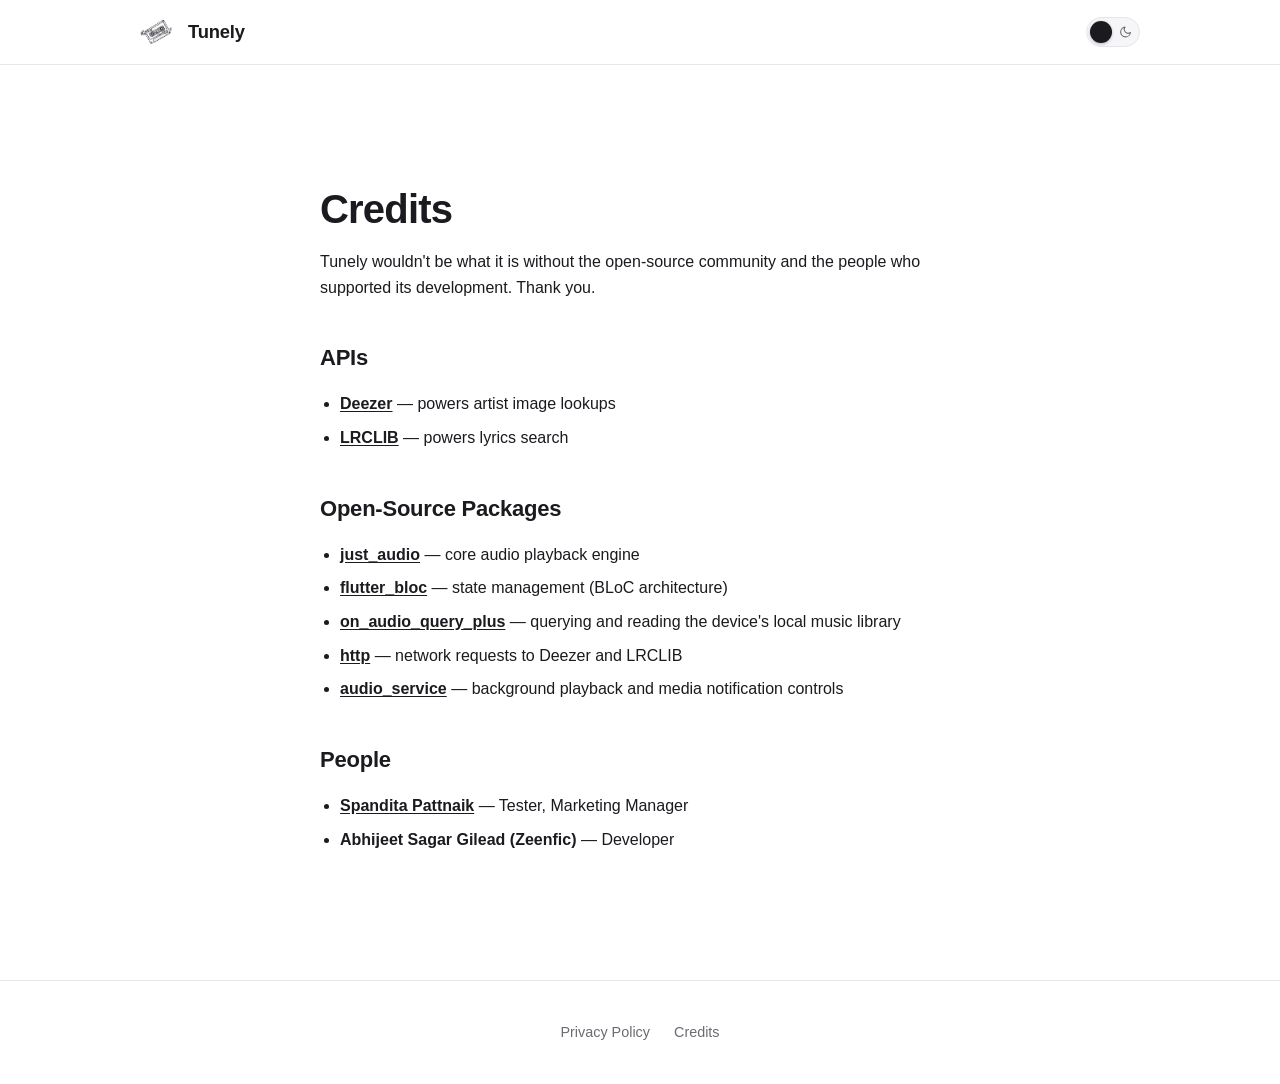
<file: credits.html>
<!DOCTYPE html>
<html lang="en">
<head>
  <meta charset="UTF-8">
  <meta name="viewport" content="width=device-width, initial-scale=1.0">
  <title>Tunely — Credits</title>
  <meta name="description" content="Tunely's credits — the APIs, open-source packages, and people behind the app.">

  <link rel="icon" type="image/png" href="screenshots/icon.png">

  <link rel="stylesheet" href="css/variables.css">
  <link rel="stylesheet" href="css/base.css">
  <link rel="stylesheet" href="css/sections.css">

  <!-- Loaded before first paint so the theme never flashes -->
  <script src="js/theme-toggle.js"></script>
</head>
<body>

  <!-- ============================================================
       Top bar — brand (left) + theme toggle (right)
       ============================================================ -->
  <header class="topbar">
    <div class="container topbar__inner">
      <a class="topbar__brand" href="index.html">
        <img class="topbar__logo" src="screenshots/icon.png" alt="" width="32" height="32">
        <span>Tunely</span>
      </a>

      <button
        id="theme-toggle"
        class="theme-toggle"
        type="button"
        role="switch"
        aria-checked="false"
        aria-label="Toggle dark mode"
      >
        <span class="theme-toggle__icon theme-toggle__icon--sun" aria-hidden="true">
          <svg viewBox="0 0 24 24" width="13" height="13" fill="none" stroke="currentColor"
               stroke-width="2" stroke-linecap="round">
            <circle cx="12" cy="12" r="4"></circle>
            <path d="M12 2v2M12 20v2M4.93 4.93l1.41 1.41M17.66 17.66l1.41 1.41M2 12h2M20 12h2M4.93 19.07l1.41-1.41M17.66 6.34l1.41-1.41"></path>
          </svg>
        </span>
        <span class="theme-toggle__icon theme-toggle__icon--moon" aria-hidden="true">
          <svg viewBox="0 0 24 24" width="13" height="13" fill="none" stroke="currentColor"
               stroke-width="2" stroke-linecap="round" stroke-linejoin="round">
            <path d="M21 12.79A9 9 0 1 1 11.21 3 7 7 0 0 0 21 12.79z"></path>
          </svg>
        </span>
        <span class="theme-toggle__thumb" aria-hidden="true"></span>
      </button>
    </div>
  </header>

  <main class="credits">

    <h1>Credits</h1>

    <p>Tunely wouldn't be what it is without the open-source community and the people who supported its development. Thank you.</p>

    <h2>APIs</h2>

    <ul>
      <li><a href="https://www.deezer.com/" target="_blank" rel="noopener noreferrer"><strong>Deezer</strong></a> — powers artist image lookups</li>
      <li><a href="https://lrclib.net/" target="_blank" rel="noopener noreferrer"><strong>LRCLIB</strong></a> — powers lyrics search</li>
    </ul>

    <h2>Open-Source Packages</h2>

    <ul>
      <li><a href="https://pub.dev/packages/just_audio" target="_blank" rel="noopener noreferrer"><strong>just_audio</strong></a> — core audio playback engine</li>
      <li><a href="https://pub.dev/packages/flutter_bloc" target="_blank" rel="noopener noreferrer"><strong>flutter_bloc</strong></a> — state management (BLoC architecture)</li>
      <li><a href="https://pub.dev/packages/on_audio_query_plus" target="_blank" rel="noopener noreferrer"><strong>on_audio_query_plus</strong></a> — querying and reading the device's local music library</li>
      <li><a href="https://pub.dev/packages/http" target="_blank" rel="noopener noreferrer"><strong>http</strong></a> — network requests to Deezer and LRCLIB</li>
      <li><a href="https://pub.dev/packages/audio_service" target="_blank" rel="noopener noreferrer"><strong>audio_service</strong></a> — background playback and media notification controls</li>
    </ul>

    <h2>People</h2>

    <ul>
      <li><a href="https://www.linkedin.com/in/spandita-pattnaik-a25b9126b/" target="_blank" rel="noopener noreferrer"><strong>Spandita Pattnaik</strong></a> — Tester, Marketing Manager</li>
      <li><strong>Abhijeet Sagar Gilead (Zeenfic)</strong> — Developer</li>
    </ul>

  </main>

  <!-- ============================================================
       Footer — GitHub link + Privacy Policy + Credits
       ============================================================ -->
  <footer class="footer">
    <div class="container footer__inner">
      <a class="footer__link" href="privacy.html">Privacy Policy</a>
      <a class="footer__link" href="credits.html">Credits</a>
    </div>
  </footer>

</body>
</html>
</file>
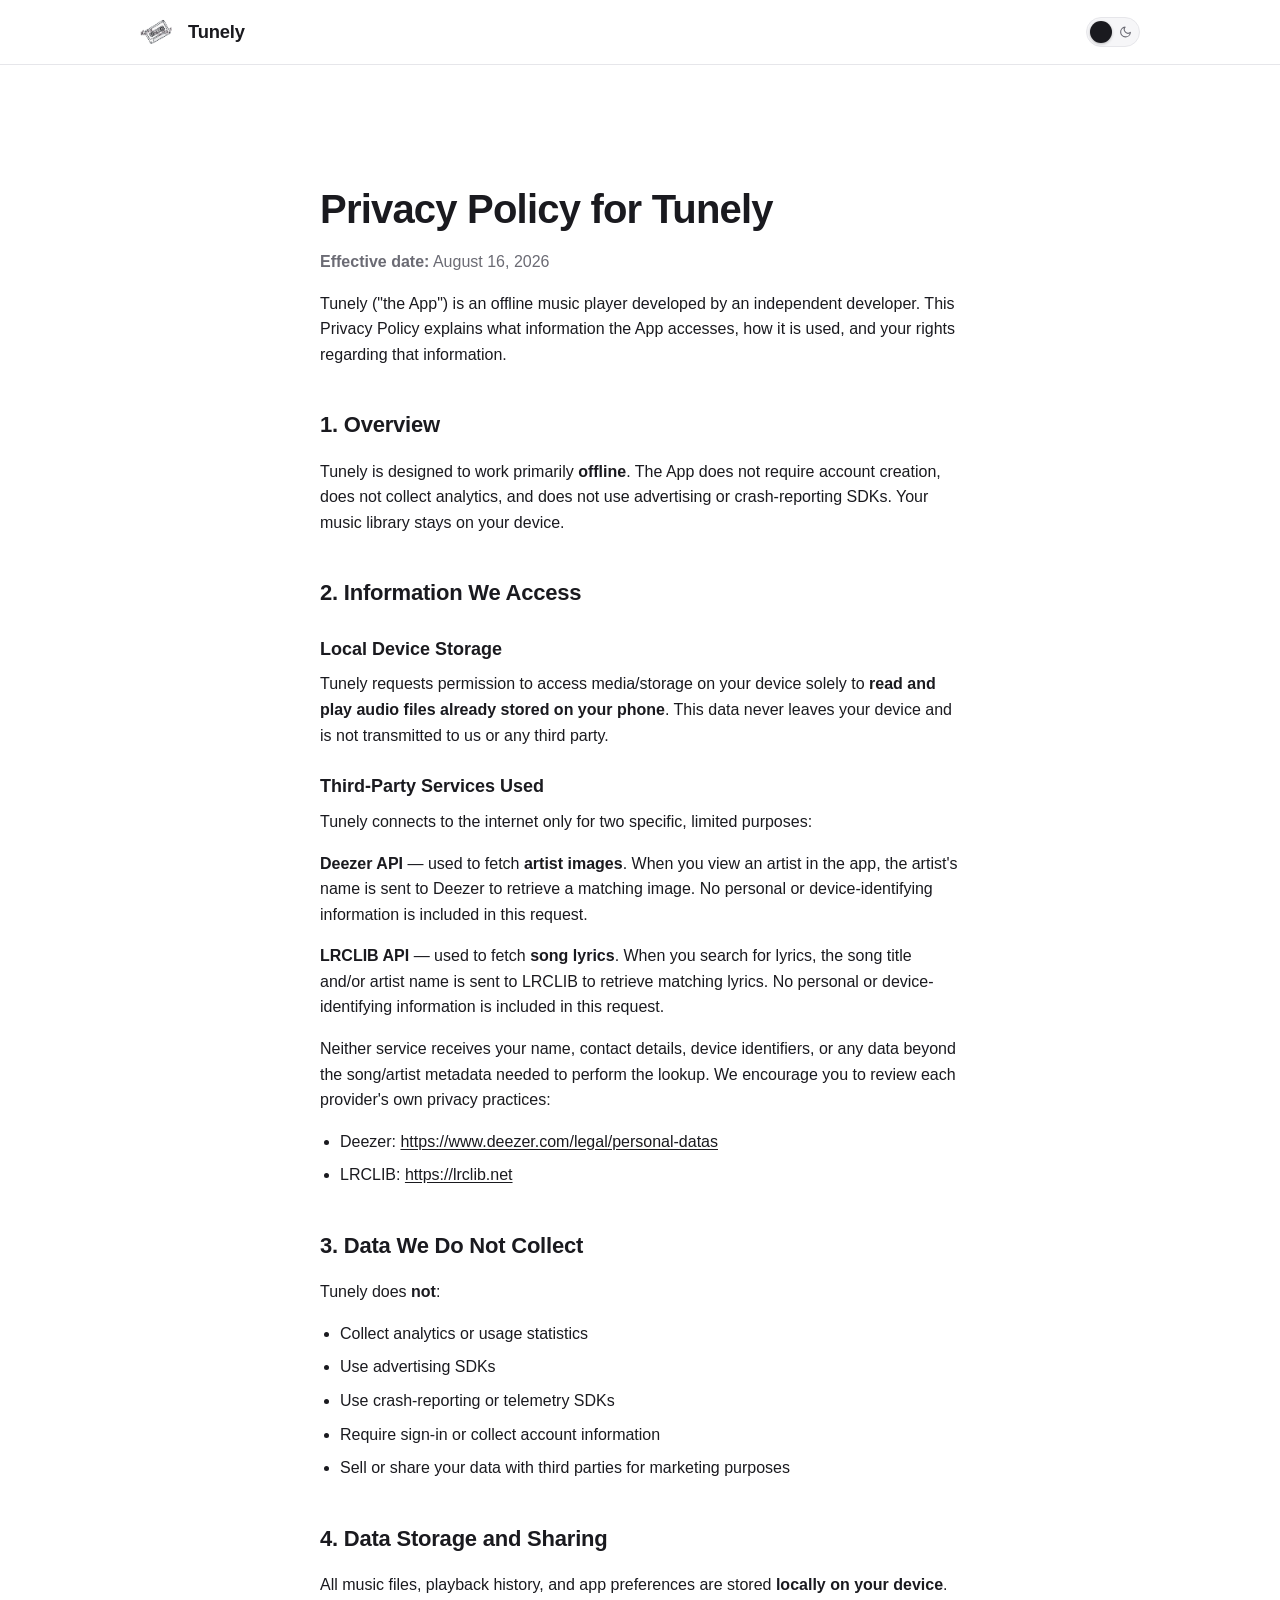
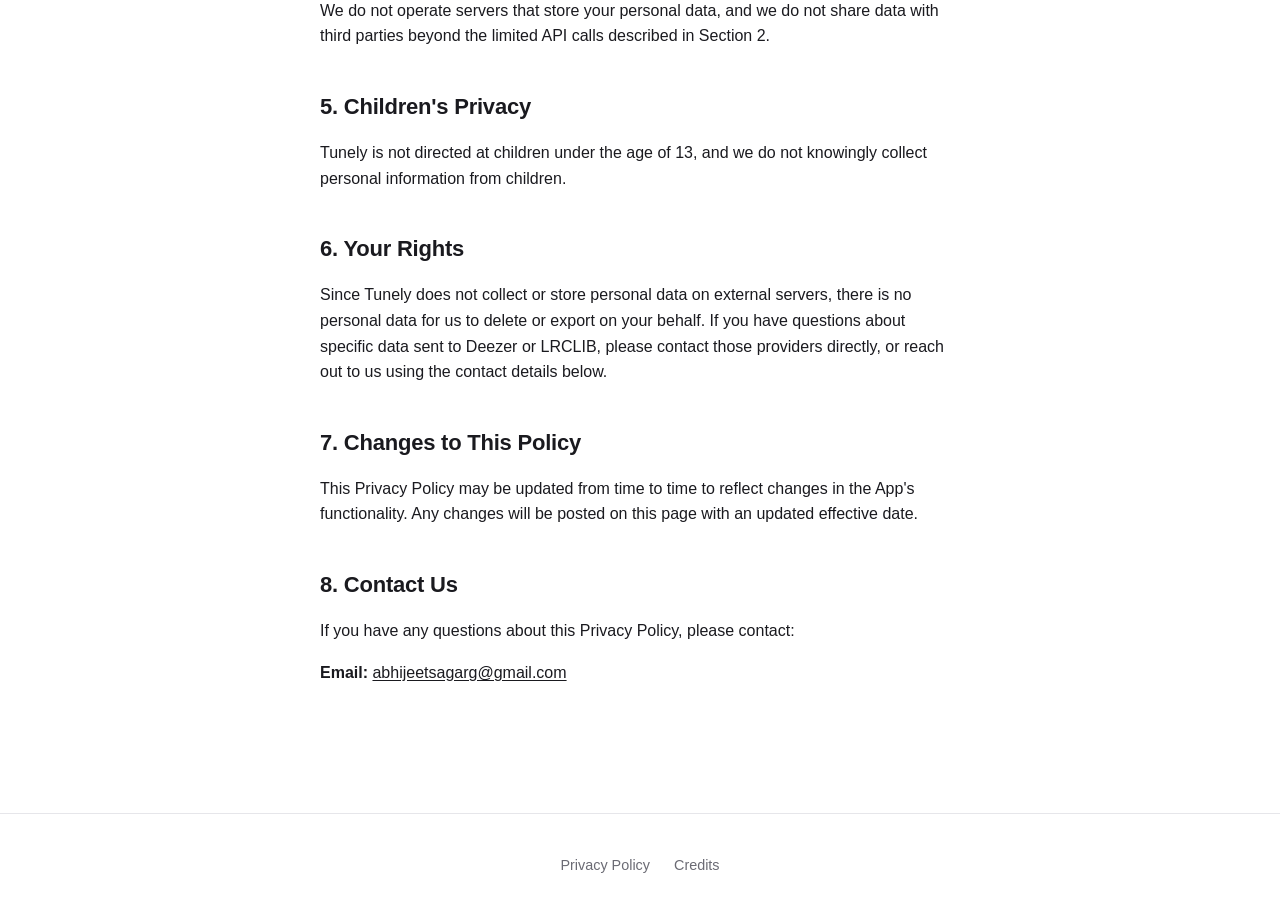
<file: privacy.html>
<!DOCTYPE html>
<html lang="en">
<head>
  <meta charset="UTF-8">
  <meta name="viewport" content="width=device-width, initial-scale=1.0">
  <title>Tunely — Privacy Policy</title>
  <meta name="description" content="Tunely's privacy policy — what the app accesses, how it is used, and your rights.">

  <link rel="icon" type="image/png" href="screenshots/icon.png">

  <link rel="stylesheet" href="css/variables.css">
  <link rel="stylesheet" href="css/base.css">
  <link rel="stylesheet" href="css/sections.css">

  <!-- Loaded before first paint so the theme never flashes -->
  <script src="js/theme-toggle.js"></script>
</head>
<body>

  <!-- ============================================================
       Top bar — brand (left) + theme toggle (right)
       ============================================================ -->
  <header class="topbar">
    <div class="container topbar__inner">
      <a class="topbar__brand" href="index.html">
        <img class="topbar__logo" src="screenshots/icon.png" alt="" width="32" height="32">
        <span>Tunely</span>
      </a>

      <button
        id="theme-toggle"
        class="theme-toggle"
        type="button"
        role="switch"
        aria-checked="false"
        aria-label="Toggle dark mode"
      >
        <span class="theme-toggle__icon theme-toggle__icon--sun" aria-hidden="true">
          <svg viewBox="0 0 24 24" width="13" height="13" fill="none" stroke="currentColor"
               stroke-width="2" stroke-linecap="round">
            <circle cx="12" cy="12" r="4"></circle>
            <path d="M12 2v2M12 20v2M4.93 4.93l1.41 1.41M17.66 17.66l1.41 1.41M2 12h2M20 12h2M4.93 19.07l1.41-1.41M17.66 6.34l1.41-1.41"></path>
          </svg>
        </span>
        <span class="theme-toggle__icon theme-toggle__icon--moon" aria-hidden="true">
          <svg viewBox="0 0 24 24" width="13" height="13" fill="none" stroke="currentColor"
               stroke-width="2" stroke-linecap="round" stroke-linejoin="round">
            <path d="M21 12.79A9 9 0 1 1 11.21 3 7 7 0 0 0 21 12.79z"></path>
          </svg>
        </span>
        <span class="theme-toggle__thumb" aria-hidden="true"></span>
      </button>
    </div>
  </header>

  <main class="privacy">

    <h1>Privacy Policy for Tunely</h1>

    <p class="privacy__effective-date"><strong>Effective date:</strong> August 16, 2026</p>

    <p>Tunely ("the App") is an offline music player developed by an independent developer. This Privacy Policy explains what information the App accesses, how it is used, and your rights regarding that information.</p>

    <h2>1. Overview</h2>

    <p>Tunely is designed to work primarily <strong>offline</strong>. The App does not require account creation, does not collect analytics, and does not use advertising or crash-reporting SDKs. Your music library stays on your device.</p>

    <h2>2. Information We Access</h2>

    <h3>Local Device Storage</h3>
    <p>Tunely requests permission to access media/storage on your device solely to <strong>read and play audio files already stored on your phone</strong>. This data never leaves your device and is not transmitted to us or any third party.</p>

    <h3>Third-Party Services Used</h3>
    <p>Tunely connects to the internet only for two specific, limited purposes:</p>

    <p><strong>Deezer API</strong> — used to fetch <strong>artist images</strong>. When you view an artist in the app, the artist's name is sent to Deezer to retrieve a matching image. No personal or device-identifying information is included in this request.</p>

    <p><strong>LRCLIB API</strong> — used to fetch <strong>song lyrics</strong>. When you search for lyrics, the song title and/or artist name is sent to LRCLIB to retrieve matching lyrics. No personal or device-identifying information is included in this request.</p>

    <p>Neither service receives your name, contact details, device identifiers, or any data beyond the song/artist metadata needed to perform the lookup. We encourage you to review each provider's own privacy practices:</p>
    <ul>
      <li>Deezer: <a href="https://www.deezer.com/legal/personal-datas" target="_blank" rel="noopener noreferrer">https://www.deezer.com/legal/personal-datas</a></li>
      <li>LRCLIB: <a href="https://lrclib.net" target="_blank" rel="noopener noreferrer">https://lrclib.net</a></li>
    </ul>

    <h2>3. Data We Do Not Collect</h2>

    <p>Tunely does <strong>not</strong>:</p>
    <ul>
      <li>Collect analytics or usage statistics</li>
      <li>Use advertising SDKs</li>
      <li>Use crash-reporting or telemetry SDKs</li>
      <li>Require sign-in or collect account information</li>
      <li>Sell or share your data with third parties for marketing purposes</li>
    </ul>

    <h2>4. Data Storage and Sharing</h2>

    <p>All music files, playback history, and app preferences are stored <strong>locally on your device</strong>. We do not operate servers that store your personal data, and we do not share data with third parties beyond the limited API calls described in Section 2.</p>

    <h2>5. Children's Privacy</h2>

    <p>Tunely is not directed at children under the age of 13, and we do not knowingly collect personal information from children.</p>

    <h2>6. Your Rights</h2>

    <p>Since Tunely does not collect or store personal data on external servers, there is no personal data for us to delete or export on your behalf. If you have questions about specific data sent to Deezer or LRCLIB, please contact those providers directly, or reach out to us using the contact details below.</p>

    <h2>7. Changes to This Policy</h2>

    <p>This Privacy Policy may be updated from time to time to reflect changes in the App's functionality. Any changes will be posted on this page with an updated effective date.</p>

    <h2>8. Contact Us</h2>

    <p>If you have any questions about this Privacy Policy, please contact:</p>

    <p><strong>Email:</strong> <a href="mailto:abhijeetsagarg@gmail.com">abhijeetsagarg@gmail.com</a></p>

  </main>

  <!-- ============================================================
       Footer — GitHub link + Privacy Policy + Credits
       ============================================================ -->
  <footer class="footer">
    <div class="container footer__inner">
      <a class="footer__link" href="privacy.html">Privacy Policy</a>
      <a class="footer__link" href="credits.html">Credits</a>
    </div>
  </footer>

</body>
</html>
</file>
<file: css/variables.css>
/* ============================================================
   variables.css — Design tokens
   ------------------------------------------------------------
   Light theme is the default (on :root). Dark theme overrides
   the same tokens via [data-theme="dark"] on <html>, which
   js/theme-toggle.js toggles.
   ============================================================ */

:root {
  color-scheme: light;

  /* Surfaces */
  --color-bg: #ffffff;
  --color-surface: #f6f6f8;
  --color-surface-hover: #ececef;

  /* Text */
  --color-text: #1a1a1f;
  --color-text-muted: #6b6b74;

  /* Lines & accents */
  --color-border: #e6e6ea;
  --color-accent: #1a1a1f;
  --color-accent-text: #ffffff;

  /* Effects */
  --shadow-card: 0 8px 24px rgba(0, 0, 0, 0.08);
  --shadow-card-lg: 0 16px 40px rgba(0, 0, 0, 0.1);

  /* Shape */
  --radius-sm: 8px;
  --radius-md: 16px;
  --radius-lg: 24px;

  /* Layout */
  --container-max: 1080px;
  --space-section: clamp(4rem, 10vw, 7rem);
  --space-1: 0.5rem;
  --space-2: 1rem;
  --space-3: 1.5rem;
  --space-4: 2.5rem;

  /* Typography */
  --font-sans: -apple-system, BlinkMacSystemFont, "Segoe UI",
    Roboto, Helvetica, Arial, sans-serif;
  --font-size-sm: 0.9rem;
  --font-size-md: 1rem;
  --font-size-lg: 1.125rem;
}

[data-theme="dark"] {
  color-scheme: dark;

  /* Surfaces */
  --color-bg: #131316;
  --color-surface: #1d1d22;
  --color-surface-hover: #26262c;

  /* Text */
  --color-text: #f2f2f4;
  --color-text-muted: #9a9aa4;

  /* Lines & accents */
  --color-border: #2c2c33;
  --color-accent: #ffffff;
  --color-accent-text: #131316;

  /* Effects */
  --shadow-card: 0 8px 24px rgba(0, 0, 0, 0.45);
  --shadow-card-lg: 0 16px 40px rgba(0, 0, 0, 0.55);
}
</file>
<file: css/base.css>
/* ============================================================
   base.css — Reset, typography, layout primitives
   ------------------------------------------------------------
   Global styles only. Anything specific to a page region lives
   in sections.css.
   ============================================================ */

*,
*::before,
*::after {
  box-sizing: border-box;
}

html {
  scroll-behavior: smooth;
}

body {
  margin: 0;
  font-family: var(--font-sans);
  font-size: var(--font-size-md);
  line-height: 1.6;
  color: var(--color-text);
  background-color: var(--color-bg);
  -webkit-font-smoothing: antialiased;
  text-rendering: optimizeLegibility;
}

h1, h2, h3, p, figure, ul {
  margin: 0;
}

img {
  display: block;
  max-width: 100%;
  height: auto;
}

a {
  color: inherit;
}

::selection {
  background: var(--color-accent);
  color: var(--color-accent-text);
}

/* Layout primitives ------------------------------------------ */

.container {
  max-width: var(--container-max);
  margin-inline: auto;
  padding-inline: clamp(1.25rem, 5vw, 2.5rem);
}

.section {
  padding-block: var(--space-section);
}

/* Utilities -------------------------------------------------- */

.visually-hidden {
  position: absolute;
  width: 1px;
  height: 1px;
  padding: 0;
  margin: -1px;
  overflow: hidden;
  clip: rect(0 0 0 0);
  white-space: nowrap;
  border: 0;
}

/* Respect users who prefer reduced motion --------------------- */

@media (prefers-reduced-motion: reduce) {
  *,
  *::before,
  *::after {
    animation-duration: 0.01ms !important;
    animation-iteration-count: 1 !important;
    transition-duration: 0.01ms !important;
  }

  html {
    scroll-behavior: auto;
  }
}
</file>
<file: css/sections.css>
/* ============================================================
   sections.css — Styles for each page region
   ------------------------------------------------------------
   1. Top bar & theme toggle
   2. Home showcase (screenshot + list + Download)
   3. Library row
   4. Playback row
   5. Album & Playlist
   6. Theming demo
   7. Footer
   8. & 9. Prose pages (Privacy / Credits)
   ============================================================ */


/* ---------- 1. Top bar & theme toggle ------------------------ */

.topbar {
  position: sticky;
  top: 0;
  z-index: 10;
  background: color-mix(in srgb, var(--color-bg) 85%, transparent);
  -webkit-backdrop-filter: blur(8px);
  backdrop-filter: blur(8px);
  border-bottom: 1px solid var(--color-border);
}

.topbar__inner {
  display: flex;
  align-items: center;
  justify-content: space-between;
  height: 64px;
}

.topbar__brand {
  display: inline-flex;
  align-items: center;
  gap: var(--space-2);
  text-decoration: none;
  font-size: 1.15rem;
  font-weight: 650;
  letter-spacing: -0.01em;
}

.topbar__logo {
  width: 32px;
  height: 32px;
  border-radius: var(--radius-sm);
}

/* Switch-style toggle (sun left / moon right, thumb slides) */

.theme-toggle {
  position: relative;
  width: 54px;
  height: 30px;
  padding: 0;
  border: 1px solid var(--color-border);
  border-radius: 999px;
  background: var(--color-surface);
  cursor: pointer;
  transition: border-color 0.2s ease, background-color 0.2s ease;
}

.theme-toggle:hover {
  border-color: var(--color-text-muted);
}

.theme-toggle:focus-visible {
  outline: 2px solid var(--color-accent);
  outline-offset: 2px;
}

.theme-toggle__icon {
  position: absolute;
  top: 50%;
  transform: translateY(-50%);
  display: grid;
  place-items: center;
  color: var(--color-text-muted);
  pointer-events: none;
}

.theme-toggle__icon--sun  { left: 7px; }
.theme-toggle__icon--moon { right: 7px; }

.theme-toggle__thumb {
  position: absolute;
  top: 3px;
  left: 3px;
  width: 22px;
  height: 22px;
  border-radius: 50%;
  background: var(--color-accent);
  box-shadow: 0 1px 3px rgba(0, 0, 0, 0.25);
  transition: transform 0.25s ease;
}

.theme-toggle[aria-checked="true"] .theme-toggle__thumb {
  transform: translateX(24px);
}


/* ---------- 2. Home showcase --------------------------------- */

.showcase__grid {
  display: grid;
  grid-template-columns: minmax(0, 1fr) minmax(0, 1fr);
  align-items: center;
  gap: var(--space-4);
}

.showcase__media {
  display: flex;
  justify-content: center;
}

.showcase__screenshot {
  height: 720px;
  width: auto;
  object-fit: contain;
  object-position: center;
  border-radius: var(--radius-lg);
  box-shadow: var(--shadow-card-lg);
}

.showcase__list {
  list-style: none;
  display: grid;
  gap: var(--space-2);
}

.showcase__item::before {
  content: "";
  display: inline-block;
  width: 6px;
  height: 6px;
  margin-right: 0.75rem;
  border-radius: 50%;
  background: var(--color-accent);
  vertical-align: middle;
}

.showcase__item {
  font-size: var(--font-size-lg);
  font-weight: 550;
}

/* Download button below the showcase content */

.showcase__cta {
  display: flex;
  justify-content: center;
  margin-top: var(--space-4);
}

.download-btn {
  display: inline-flex;
  align-items: center;
  gap: 0.6rem;
  padding: 0.9rem 2.5rem;
  font-family: inherit;
  font-size: 1.1rem;
  font-weight: 600;
  color: var(--color-accent-text);
  background-color: var(--color-accent);
  border: none;
  border-radius: 999px;
  text-decoration: none;
  box-shadow: var(--shadow-card);
  transition: transform 0.15s ease, box-shadow 0.15s ease;
}

.download-btn:hover {
  transform: translateY(-2px);
  box-shadow: var(--shadow-card-lg);
}

.download-btn:focus-visible {
  outline: 2px solid var(--color-accent);
  outline-offset: 3px;
}


/* ---------- 3. & 4. Screenshot rows (library / playback) ----- */

.screenshot-row {
  display: flex;
  flex-wrap: wrap;
  justify-content: center;
  gap: var(--space-4);
}

.screenshot-card {
  display: flex;
  flex-direction: column;
  align-items: center;
  gap: var(--space-1);
  margin: 0;
}

.screenshot-card__img {
  height: 340px;
  width: auto;
  object-fit: contain;
  object-position: center;
  border-radius: var(--radius-lg);
  box-shadow: var(--shadow-card);
}

/* Larger two-up variant used by the album & playlist section */
.screenshot-card__img--lg {
  height: 460px;
}

.screenshot-card__caption {
  font-size: var(--font-size-sm);
  color: var(--color-text-muted);
}


/* ---------- 6. Theming demo ---------------------------------- */

.theming__inner {
  display: flex;
  flex-direction: column;
  align-items: center;
  gap: var(--space-3);
  text-align: center;
}

.theming__gif {
  width: auto;
  max-width: 100%;
  height: 520px;
  object-fit: contain;
  object-position: center;
  border-radius: var(--radius-lg);
  box-shadow: var(--shadow-card);
}

.theming__caption {
  color: var(--color-text-muted);
}


/* ---------- 7. Footer ---------------------------------------- */

.footer {
  padding-block: var(--space-4);
  border-top: 1px solid var(--color-border);
}

.footer__inner {
  display: flex;
  justify-content: center;
  gap: var(--space-3);
}

.footer__link {
  display: inline-flex;
  align-items: center;
  gap: 0.5rem;
  font-size: var(--font-size-sm);
  color: var(--color-text-muted);
  text-decoration: none;
  transition: color 0.15s ease;
}

.footer__link:hover {
  color: var(--color-text);
}


/* ---------- 8. & 9. Prose pages (Privacy / Credits) ---------- */

.privacy,
.credits {
  max-width: 720px;
  margin-inline: auto;
  padding-block: var(--space-section);
  padding-inline: clamp(1.25rem, 5vw, 2.5rem);
}

.privacy h1,
.credits h1 {
  font-size: clamp(2rem, 4vw, 2.5rem);
  font-weight: 650;
  letter-spacing: -0.02em;
  margin-bottom: var(--space-1);
}

.privacy__effective-date {
  color: var(--color-text-muted);
  margin-bottom: var(--space-3);
}

.privacy h2,
.credits h2 {
  font-size: 1.375rem;
  font-weight: 650;
  letter-spacing: -0.01em;
  margin-top: var(--space-4);
  margin-bottom: var(--space-2);
}

.privacy h3,
.credits h3 {
  font-size: var(--font-size-lg);
  font-weight: 600;
  margin-top: var(--space-3);
  margin-bottom: var(--space-1);
}

.privacy p,
.credits p {
  margin-bottom: var(--space-2);
}

.privacy ul,
.credits ul {
  margin-bottom: var(--space-2);
  padding-left: 1.25rem;
}

.privacy li,
.credits li {
  margin-bottom: var(--space-1);
}

.privacy a,
.credits a {
  color: var(--color-accent);
  text-decoration: underline;
  text-underline-offset: 2px;
}

.privacy a:hover,
.credits a:hover {
  text-decoration-thickness: 2px;
}


/* ---------- Responsive --------------------------------------- */

@media (max-width: 720px) {
  .showcase__grid {
    grid-template-columns: 1fr;
    gap: var(--space-3);
  }

  .showcase__screenshot {
    height: 520px;
  }

  .screenshot-card__img {
    height: 300px;
  }

  .screenshot-card__img--lg {
    height: 380px;
  }

  .theming__gif {
    height: 480px;
  }
}
</file>
